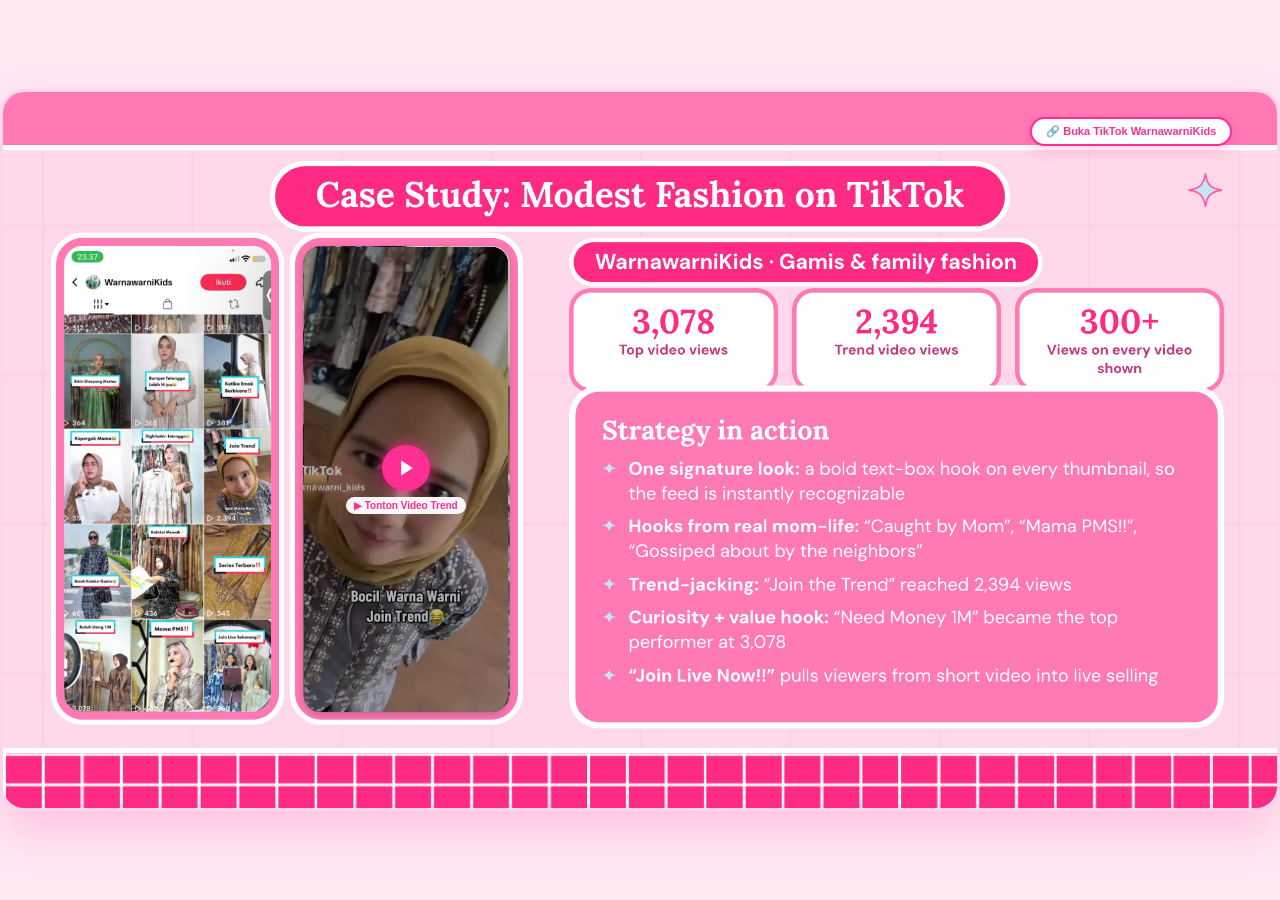
<file: test_pos_phone.html>
<!DOCTYPE html>
<html>
<head>
  <style>
    body { margin: 0; background: #FFEAF4; display: flex; justify-content: center; align-items: center; min-height: 100vh; }
    .slide-aspect-canvas {
      position: relative;
      width: 1280px;
      aspect-ratio: 16 / 9;
      background: #FFFFFF;
      border-radius: 24px;
      overflow: hidden;
      box-shadow: 0 20px 50px rgba(255, 46, 147, 0.22);
      border: 3px solid rgba(255, 46, 147, 0.2);
    }
    .slide-bg-canvas {
      width: 100%;
      height: 100%;
      object-fit: contain;
      display: block;
    }
    .slide-video-phone-hotspot {
      position: absolute;
      top: 21.73%;
      left: 23.61%;
      width: 16.02%;
      height: 64.86%;
      border-radius: clamp(10px, 1.3vw, 18px);
      overflow: hidden;
      background: #000;
      box-shadow: 0 2px 8px rgba(0,0,0,0.25);
    }
    .slide-phone-video {
      width: 100%;
      height: 100%;
      object-fit: cover;
      display: block;
    }
    .video-hotspot-overlay {
      position: absolute;
      inset: 0;
      background: rgba(0,0,0,0.3);
      display: flex;
      flex-direction: column;
      align-items: center;
      justify-content: center;
      gap: 6px;
    }
    .play-btn-circle {
      width: 46px;
      height: 46px;
      border-radius: 50%;
      background: #FF2E93;
      color: #fff;
      display: flex;
      align-items: center;
      justify-content: center;
      box-shadow: 0 0 16px rgba(255, 46, 147, 0.8);
      padding-left: 2px;
    }
    .video-badge-pill {
      background: rgba(255,255,255,0.95);
      color: #FF2E93;
      font-size: 10px;
      font-weight: 800;
      padding: 3px 8px;
      border-radius: 9999px;
      font-family: sans-serif;
    }
    .btn-tiktok-pill {
      position: absolute;
      top: 3.5%;
      right: 3.5%;
      background: #FFFFFF;
      color: #FF2E93;
      border: 2px solid #FF2E93;
      box-shadow: 0 4px 14px rgba(255, 46, 147, 0.25);
      font-size: 11px;
      font-weight: 800;
      padding: 6px 14px;
      border-radius: 9999px;
      text-decoration: none;
      font-family: sans-serif;
      display: inline-flex;
      align-items: center;
      gap: 5px;
    }
  </style>
</head>
<body>
  <div class="slide-aspect-canvas">
    <img src="web_assets/images/canva_slides/page_10.png" class="slide-bg-canvas">
    
    <a href="https://www.tiktok.com/@warnawarni_kids" target="_blank" class="btn-tiktok-pill">
      <span>🔗 Buka TikTok WarnawarniKids</span>
    </a>

    <div class="slide-video-phone-hotspot">
      <video src="web_assets/images/WhatsApp Video 2026-11-19 at 23.46.17.mp4" poster="web_assets/images/wa_video_thumb.jpg" class="slide-phone-video"></video>
      <div class="video-hotspot-overlay">
        <div class="play-btn-circle">
          <svg width="20" height="20" viewBox="0 0 24 24" fill="currentColor"><polygon points="5 3 19 12 5 21 5 3"/></svg>
        </div>
        <span class="video-badge-pill">▶ Tonton Video Trend</span>
      </div>
    </div>
  </div>
</body>
</html>
</file>
